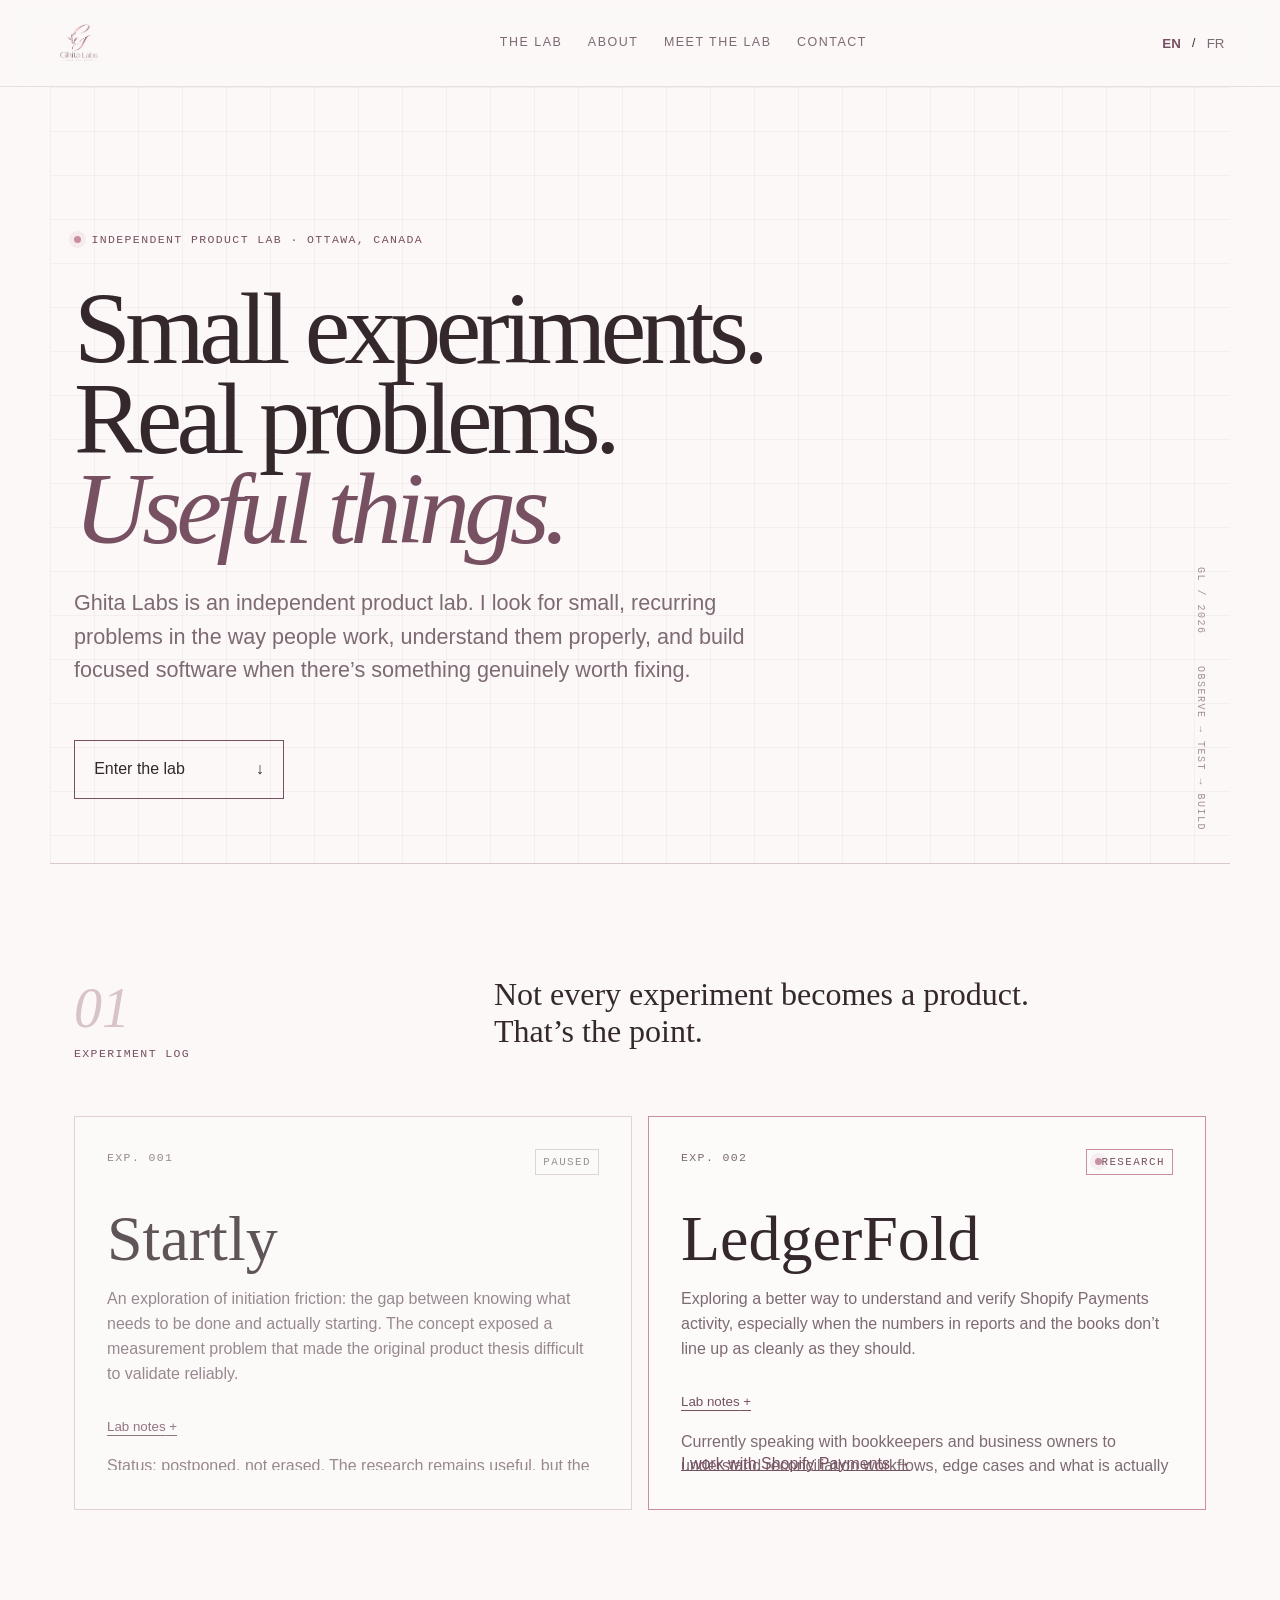
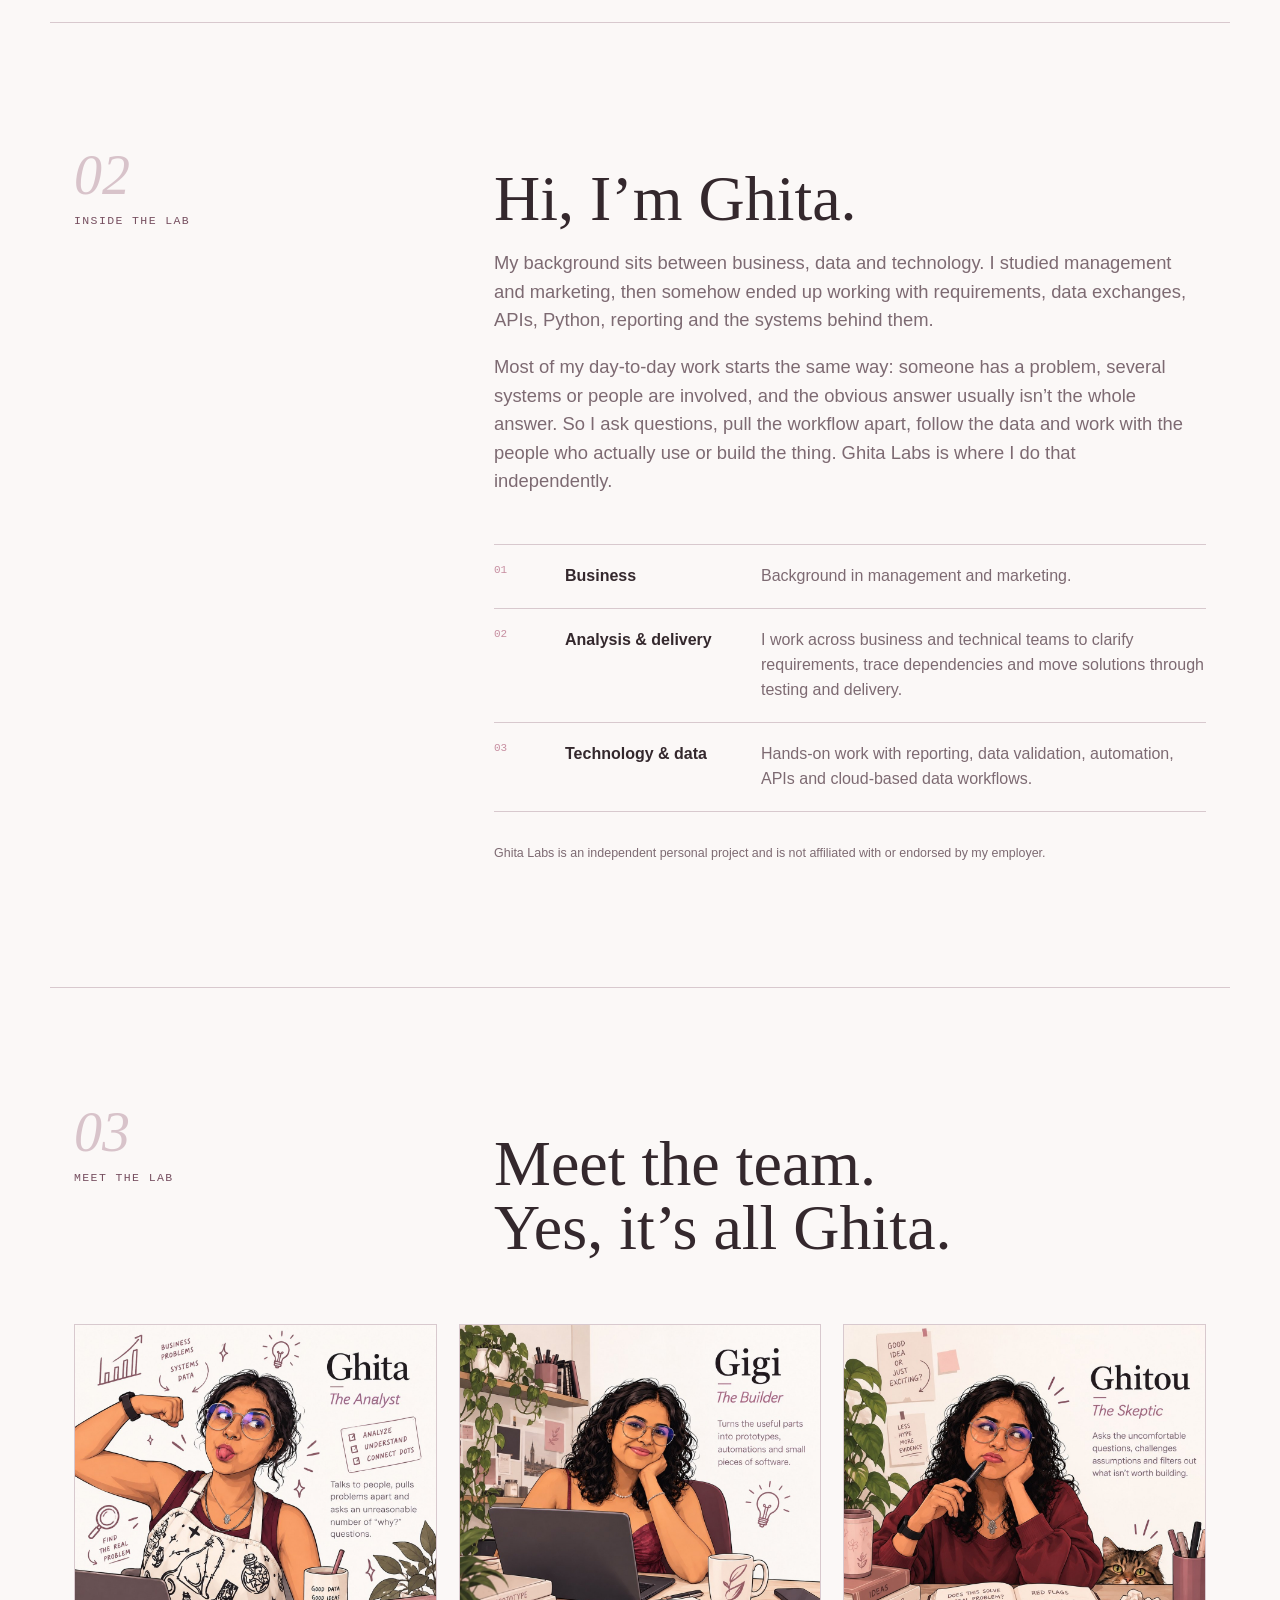
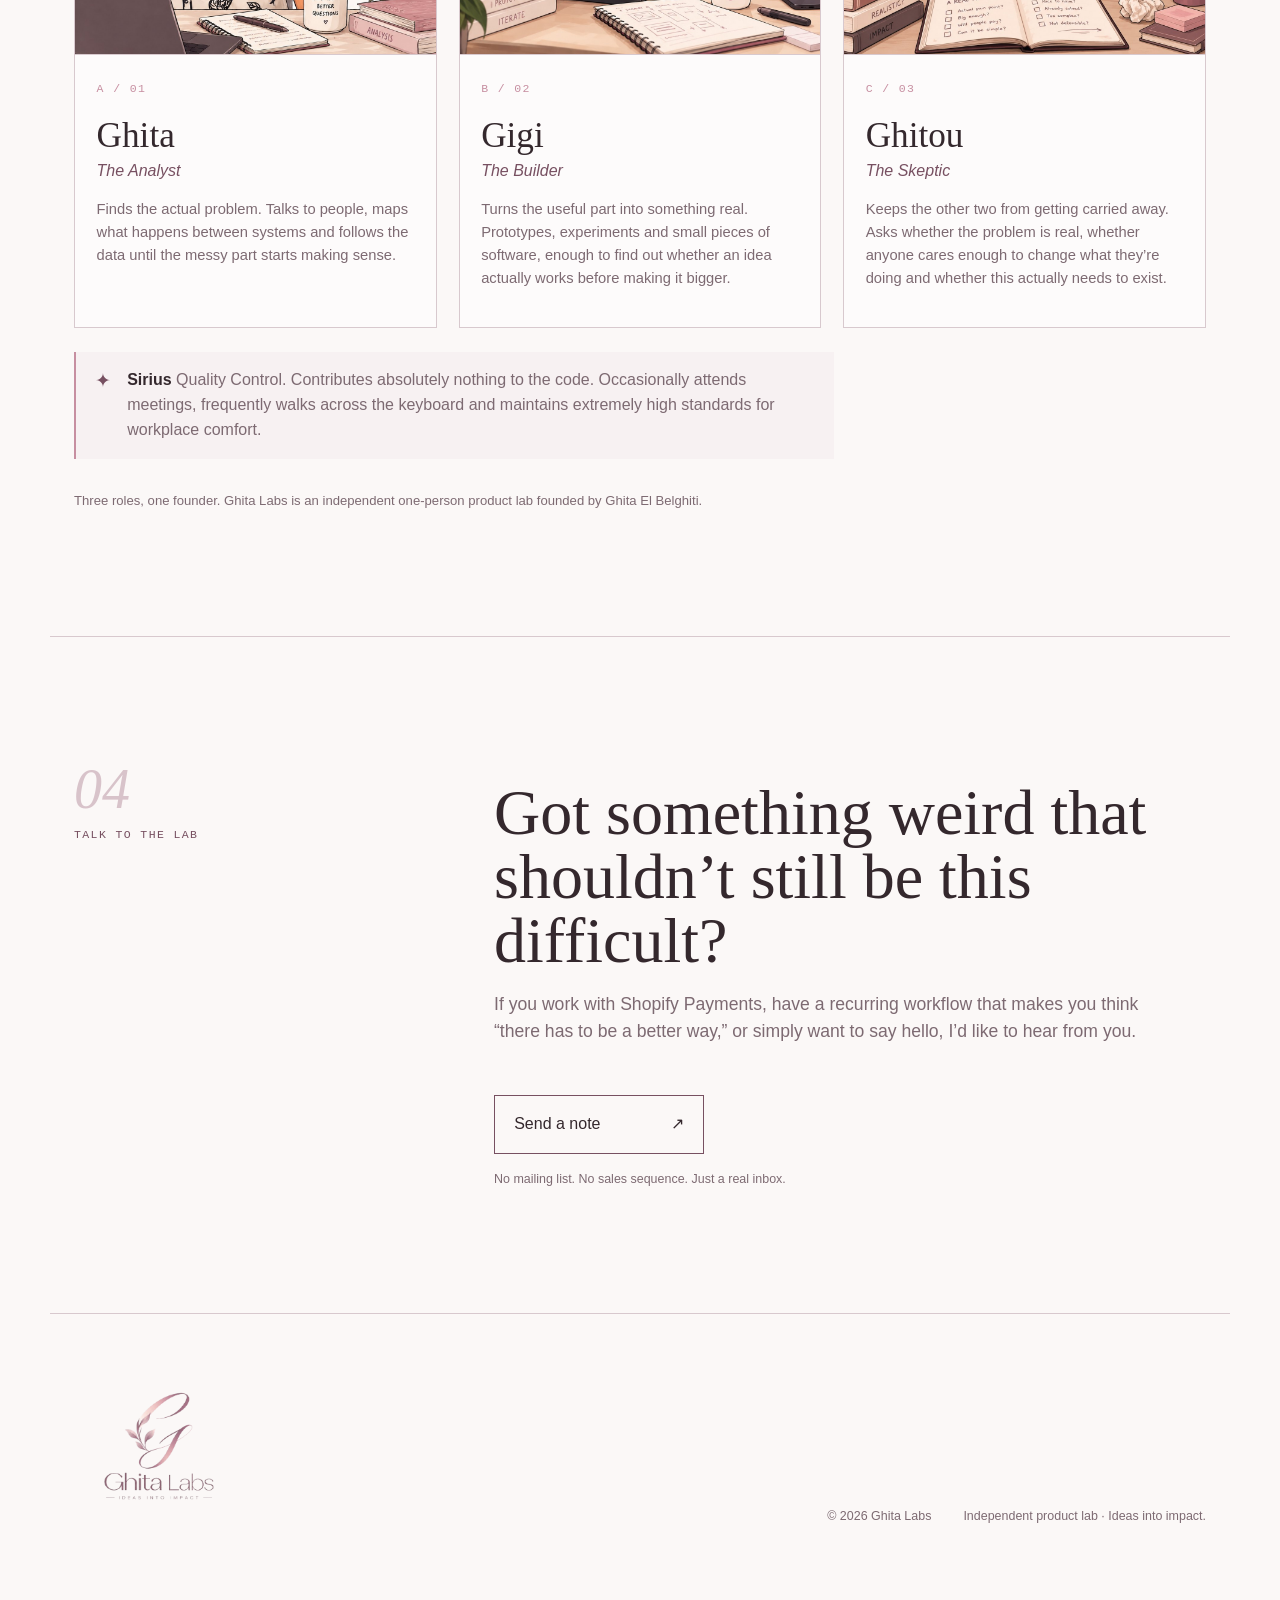
<file: index.html>
<!doctype html>
<html lang="en">
<head>
  <meta charset="utf-8">
  <meta name="viewport" content="width=device-width, initial-scale=1">
  <title>Ghita Labs | Independent Product Lab by Ghita El Belghiti</title>
  <meta name="description" content="Ghita Labs is an independent product lab by Ghita El Belghiti, exploring small software products built around real, recurring problems.">
  <meta name="author" content="Ghita El Belghiti">
  <meta name="robots" content="index, follow, max-image-preview:large">
  <meta name="theme-color" content="#fbf8f7">

  <link rel="canonical" href="https://ghitalabs.github.io/Ghita-labs/">
  <link rel="alternate" hreflang="en" href="https://ghitalabs.github.io/Ghita-labs/?lang=en">
  <link rel="alternate" hreflang="fr" href="https://ghitalabs.github.io/Ghita-labs/?lang=fr">
  <link rel="alternate" hreflang="x-default" href="https://ghitalabs.github.io/Ghita-labs/">

  <meta property="og:title" content="Ghita Labs | Independent Product Lab">
  <meta property="og:description" content="Small experiments. Real problems. Useful things. An independent product lab by Ghita El Belghiti.">
  <meta property="og:type" content="website">
  <meta property="og:url" content="https://ghitalabs.github.io/Ghita-labs/">
  <meta property="og:site_name" content="Ghita Labs">
  <meta property="og:locale" content="en_CA">
  <meta property="og:locale:alternate" content="fr_CA">
  <meta property="og:image" content="https://ghitalabs.github.io/Ghita-labs/og-image.png">
  <meta property="og:image:alt" content="Ghita Labs — Ideas into impact">

  <meta name="twitter:card" content="summary_large_image">
  <meta name="twitter:title" content="Ghita Labs | Independent Product Lab">
  <meta name="twitter:description" content="Small experiments. Real problems. Useful things. An independent product lab by Ghita El Belghiti.">
  <meta name="twitter:image" content="https://ghitalabs.github.io/Ghita-labs/og-image.png">

  <link rel="icon" type="image/png" href="favicon.png">
  <link rel="apple-touch-icon" href="apple-touch-icon.png">
  <link rel="stylesheet" href="styles.css">

  <script type="application/ld+json">
  {
    "@context": "https://schema.org",
    "@graph": [
      {
        "@type": "Organization",
        "@id": "https://ghitalabs.github.io/Ghita-labs/#organization",
        "name": "Ghita Labs",
        "url": "https://ghitalabs.github.io/Ghita-labs/",
        "logo": "https://ghitalabs.github.io/Ghita-labs/ghita-labs-logo.png",
        "description": "Independent product lab exploring small software products built around real, recurring problems.",
        "founder": { "@id": "https://ghitalabs.github.io/Ghita-labs/#ghita" }
      },
      {
        "@type": "Person",
        "@id": "https://ghitalabs.github.io/Ghita-labs/#ghita",
        "name": "Ghita El Belghiti",
        "url": "https://ghitalabs.github.io/Ghita-labs/#about",
        "jobTitle": "Founder, Ghita Labs",
        "knowsLanguage": ["French", "English"],
        "worksFor": { "@id": "https://ghitalabs.github.io/Ghita-labs/#organization" }
      },
      {
        "@type": "WebSite",
        "@id": "https://ghitalabs.github.io/Ghita-labs/#website",
        "url": "https://ghitalabs.github.io/Ghita-labs/",
        "name": "Ghita Labs",
        "publisher": { "@id": "https://ghitalabs.github.io/Ghita-labs/#organization" },
        "inLanguage": ["en-CA", "fr-CA"]
      }
    ]
  }
  </script>
</head>
<body>
  <a class="skip-link" href="#main">Skip to content</a>

  <header class="topbar">
    <a class="brand" href="#lab" aria-label="Ghita Labs home">
      <img src="ghita-labs-logo.png" alt="Ghita Labs">
    </a>
    <nav aria-label="Primary navigation">
      <a href="#lab" data-i18n="nav.lab">The Lab</a>
      <a href="#about" data-i18n="nav.about">About</a>
      <a href="#team" data-i18n="nav.team">Meet the Lab</a>
      <a href="#contact" data-i18n="nav.contact">Contact</a>
    </nav>
    <div class="lang" aria-label="Language">
      <button class="lang-btn active" data-lang="en" aria-pressed="true">EN</button>
      <span>/</span>
      <button class="lang-btn" data-lang="fr" aria-pressed="false">FR</button>
    </div>
  </header>

  <main id="main">
    <section class="hero lab-grid" id="lab">
      <div class="eyebrow"><span class="pulse"></span><span data-i18n="hero.eyebrow">INDEPENDENT PRODUCT LAB · OTTAWA, CANADA</span></div>
      <h1 data-i18n="hero.title">Small experiments.<br>Real problems.<br><em>Useful things.</em></h1>
      <p class="lede" data-i18n="hero.body">Ghita Labs is an independent product lab. I look for small, recurring problems in the way people work, understand them properly, and build focused software when there’s something genuinely worth fixing.</p>
      <a class="lab-button" href="#experiments"><span data-i18n="hero.cta">Enter the lab</span><span aria-hidden="true">↓</span></a>
      <div class="specimen-note" aria-hidden="true">
        <span>GL / 2026</span><span>OBSERVE → TEST → BUILD</span>
      </div>
    </section>

    <section class="section" id="experiments">
      <div class="section-head">
        <div><span class="index">01</span><p class="kicker" data-i18n="experiments.kicker">EXPERIMENT LOG</p></div>
        <p class="section-intro" data-i18n="experiments.intro">Not every experiment becomes a product. That’s the point.</p>
      </div>

      <div class="experiment-grid">
        <article class="experiment-card muted" tabindex="0">
          <div class="card-top"><span>EXP. 001</span><span class="status status-paused" data-i18n="exp1.status">PAUSED</span></div>
          <h2>Startly</h2>
          <p data-i18n="exp1.body">An exploration of initiation friction: the gap between knowing what needs to be done and actually starting. The concept exposed a measurement problem that made the original product thesis difficult to validate reliably.</p>
          <button class="text-button reveal-btn" aria-expanded="false"><span data-i18n="common.notes">Lab notes</span> +</button>
          <div class="reveal">
            <p data-i18n="exp1.note">Status: postponed, not erased. The research remains useful, but the original direction is not being actively built.</p>
          </div>
        </article>

        <article class="experiment-card active-exp" tabindex="0">
          <div class="card-top"><span>EXP. 002</span><span class="status status-research"><span class="pulse"></span><span data-i18n="exp2.status">RESEARCH</span></span></div>
          <h2>LedgerFold</h2>
          <p data-i18n="exp2.body">Exploring a better way to understand and verify Shopify Payments activity, especially when the numbers in reports and the books don’t line up as cleanly as they should.</p>
          <button class="text-button reveal-btn" aria-expanded="false"><span data-i18n="common.notes">Lab notes</span> +</button>
          <div class="reveal">
            <p data-i18n="exp2.note">Currently speaking with bookkeepers and business owners to understand reconciliation workflows, edge cases and what is actually worth automating.</p>
            <a href="#contact" data-i18n="exp2.link">I work with Shopify Payments →</a>
          </div>
        </article>
      </div>
    </section>

    <section class="section split" id="about">
      <div class="section-label"><span class="index">02</span><p class="kicker" data-i18n="about.kicker">INSIDE THE LAB</p></div>
      <div class="about-copy">
        <h2 data-i18n="about.title">Hi, I’m Ghita.</h2>
        <p data-i18n="about.p1">My background sits between business, data and technology. I studied management and marketing, then somehow ended up working with requirements, data exchanges, APIs, Python, reporting and the systems behind them.</p>
        <p data-i18n="about.p2">Most of my day-to-day work starts the same way: someone has a problem, several systems or people are involved, and the obvious answer usually isn’t the whole answer. So I ask questions, pull the workflow apart, follow the data and work with the people who actually use or build the thing. Ghita Labs is where I do that independently.</p>

        <div class="credentials">
          <div><span>01</span><strong data-i18n="about.business">Business</strong><p data-i18n="about.businessText">Background in management and marketing.</p></div>
          <div><span>02</span><strong data-i18n="about.systems">Analysis & delivery</strong><p data-i18n="about.systemsText">I work across business and technical teams to clarify requirements, trace dependencies and move solutions through testing and delivery.</p></div>
          <div><span>03</span><strong data-i18n="about.tech">Technology & data</strong><p data-i18n="about.techText">Hands-on work with reporting, data validation, automation, APIs and cloud-based data workflows.</p></div>
        </div>

                <p class="fineprint" data-i18n="about.independent">Ghita Labs is an independent personal project and is not affiliated with or endorsed by my employer.</p>
      </div>
    </section>

    <section class="section" id="team">
      <div class="section-head">
        <div><span class="index">03</span><p class="kicker" data-i18n="team.kicker">MEET THE LAB</p></div>
        <div><h2 data-i18n="team.title">Meet the team.<br>Yes, it’s all Ghita.</h2></div>
      </div>

      <div class="team-grid visual-team">
        <article class="persona visual-persona" tabindex="0">
          <img src="team-ghita-analyst.jpeg" alt="Illustrated Ghita as The Analyst, surrounded by notes about business problems, systems and data." loading="lazy">
          <div class="persona-caption"><span class="persona-id">A / 01</span><h3>Ghita</h3><em data-i18n="team.analyst">The Analyst</em><p data-i18n="team.analystText">Finds the actual problem. Talks to people, maps what happens between systems and follows the data until the messy part starts making sense.</p></div>
        </article>
        <article class="persona visual-persona" tabindex="0">
          <img src="team-gigi-builder.jpeg" alt="Illustrated Gigi as The Builder at a desk with prototype sketches." loading="lazy">
          <div class="persona-caption"><span class="persona-id">B / 02</span><h3>Gigi</h3><em data-i18n="team.builder">The Builder</em><p data-i18n="team.builderText">Turns the useful part into something real. Prototypes, experiments and small pieces of software, enough to find out whether an idea actually works before making it bigger.</p></div>
        </article>
        <article class="persona visual-persona" tabindex="0">
          <img src="team-ghitou-skeptic.jpeg" alt="Illustrated Ghitou as The Skeptic reviewing ideas, with Sirius the cat peeking over the desk." loading="lazy">
          <div class="persona-caption"><span class="persona-id">C / 03</span><h3>Ghitou</h3><em data-i18n="team.skeptic">The Skeptic</em><p data-i18n="team.skepticText">Keeps the other two from getting carried away. Asks whether the problem is real, whether anyone cares enough to change what they’re doing and whether this actually needs to exist.</p></div>
        </article>
      </div>
      <aside class="sirius-note" aria-label="Sirius, unofficial lab supervisor">
        <span class="sirius-mark">✦</span>
        <p><strong>Sirius</strong> <span data-i18n="team.siriusRole">Quality Control.</span> <span data-i18n="team.siriusText">Contributes absolutely nothing to the code. Occasionally attends meetings, frequently walks across the keyboard and maintains extremely high standards for workplace comfort.</span></p>
      </aside>
      <p class="transparency" data-i18n="team.transparency">Three roles, one founder. Ghita Labs is an independent one-person product lab founded by Ghita El Belghiti.</p>
    </section>

    <section class="section contact-section" id="contact">
      <div class="section-label"><span class="index">04</span><p class="kicker" data-i18n="contact.kicker">TALK TO THE LAB</p></div>
      <div class="contact-copy">
        <h2 data-i18n="contact.title">Got something weird that shouldn’t still be this difficult?</h2>
        <p data-i18n="contact.body">If you work with Shopify Payments, have a recurring workflow that makes you think “there has to be a better way,” or simply want to say hello, I’d like to hear from you.</p>
        <a class="lab-button" id="emailLink" href="mailto:ghitalabs@gmail.com?subject=Ghita%20Labs"><span data-i18n="contact.cta">Send a note</span><span aria-hidden="true">↗</span></a>
        <p class="contact-note" data-i18n="contact.note">No mailing list. No sales sequence. Just a real inbox.</p>
      </div>
    </section>
  </main>

  <footer>
    <div><img src="ghita-labs-logo.png" alt="" aria-hidden="true"></div>
    <p>© <span id="year"></span> Ghita Labs</p>
    <p data-i18n="footer.line">Independent product lab · Ideas into impact.</p>
  </footer>

  <script src="script.js"></script>
</body>
</html>
</file>
<file: styles.css>
:root{
  --paper:#fbf8f7;--ink:#34282d;--muted:#7d6a72;--line:#d8c9ce;
  --rose:#c78fa1;--plum:#775061;--soft:#f3e9ec;--green:#65786a;
  --max:1180px;
}
*{box-sizing:border-box}
html{scroll-behavior:smooth}
body{margin:0;background:var(--paper);color:var(--ink);font-family:Inter,ui-sans-serif,-apple-system,BlinkMacSystemFont,"Segoe UI",sans-serif;line-height:1.55}
a{color:inherit}
.skip-link{position:absolute;left:-9999px}.skip-link:focus{left:1rem;top:1rem;background:white;padding:.75rem;z-index:99}
.topbar{position:sticky;top:0;z-index:20;display:grid;grid-template-columns:160px 1fr auto;align-items:center;gap:2rem;padding:14px max(24px,calc((100vw - var(--max))/2));border-bottom:1px solid rgba(119,80,97,.15);background:rgba(251,248,247,.88);backdrop-filter:blur(14px)}
.brand img{display:block;width:138px;height:46px;object-fit:contain;object-position:left center}
nav{display:flex;justify-content:center;gap:1.6rem}nav a{text-decoration:none;font-size:.78rem;text-transform:uppercase;letter-spacing:.12em;color:var(--muted)}nav a:hover{color:var(--plum)}
.lang{display:flex;gap:.35rem;align-items:center;font-size:.76rem}.lang-btn{border:0;background:none;padding:.35rem;cursor:pointer;color:var(--muted)}.lang-btn.active{color:var(--plum);font-weight:700}
.hero,.section,footer{max-width:var(--max);margin:auto}
.hero{min-height:84vh;padding:9rem 1.5rem 4rem;position:relative}
.lab-grid{background-image:linear-gradient(rgba(119,80,97,.05) 1px,transparent 1px),linear-gradient(90deg,rgba(119,80,97,.05) 1px,transparent 1px);background-size:44px 44px}
.eyebrow,.kicker,.card-top,.persona-id{font-family:ui-monospace,SFMono-Regular,Menlo,monospace;letter-spacing:.12em;font-size:.72rem}
.eyebrow{display:flex;align-items:center;gap:.65rem;color:var(--plum)}
.pulse{display:inline-block;width:7px;height:7px;border-radius:50%;background:var(--rose);box-shadow:0 0 0 5px rgba(199,143,161,.12)}
h1{font-family:Georgia,"Times New Roman",serif;font-size:clamp(3.6rem,8vw,7.7rem);line-height:.88;letter-spacing:-.055em;margin:2.2rem 0 2rem;max-width:960px;font-weight:400}
h1 em{color:var(--plum);font-weight:400}
.lede{font-size:clamp(1.05rem,2vw,1.35rem);max-width:690px;color:var(--muted)}
.lab-button{display:inline-flex;align-items:center;justify-content:space-between;gap:2rem;margin-top:2rem;padding:1rem 1.2rem;border:1px solid var(--plum);text-decoration:none;min-width:210px;transition:.2s}.lab-button:hover{background:var(--plum);color:white;transform:translateY(-2px)}
.specimen-note{position:absolute;right:1.5rem;bottom:2rem;display:flex;gap:2rem;writing-mode:vertical-rl;font:10px ui-monospace,monospace;letter-spacing:.15em;color:#a38f96}
.section{padding:7rem 1.5rem;border-top:1px solid var(--line)}
.section-head,.split{display:grid;grid-template-columns:1fr 2fr;gap:4rem}.section-head{margin-bottom:3rem}.index{font:italic 3.5rem Georgia,serif;color:#d8c3ca}.kicker{margin:.3rem 0;color:var(--plum)}.section-intro{font:2rem Georgia,serif;margin:0;max-width:550px}
.experiment-grid{display:grid;grid-template-columns:1fr 1fr;gap:1rem}
.experiment-card{border:1px solid var(--line);padding:2rem;min-height:330px;background:rgba(255,255,255,.36);transition:.25s;position:relative}.experiment-card:hover,.experiment-card:focus-within{transform:translateY(-4px);box-shadow:0 18px 40px rgba(52,40,45,.07)}.experiment-card.active-exp{border-color:var(--rose)}.experiment-card.muted{opacity:.78}
.card-top{display:flex;justify-content:space-between;color:var(--muted)}.status{font-size:.68rem;padding:.25rem .45rem;border:1px solid var(--line)}.status-research{color:var(--plum);border-color:var(--rose)}.status-paused{color:#777}
.experiment-card h2,.about-copy h2,.contact-copy h2,.section-head h2{font:400 clamp(2.4rem,5vw,4.6rem) Georgia,serif;line-height:1;margin:2rem 0 1rem}.experiment-card p{max-width:520px;color:var(--muted)}
.text-button{border:0;background:none;padding:0;margin-top:1rem;color:var(--plum);text-decoration:underline;text-underline-offset:4px;cursor:pointer}.reveal{display:grid;grid-template-rows:0fr;overflow:hidden;transition:grid-template-rows .25s}.reveal>*{min-height:0}.experiment-card.open .reveal{grid-template-rows:1fr}.reveal a{display:inline-block;margin-top:.4rem;color:var(--plum)}
.section-label{padding-top:.5rem}.about-copy>p{font-size:1.15rem;max-width:700px;color:var(--muted)}
.credentials{margin-top:3rem;border-top:1px solid var(--line)}.credentials>div{display:grid;grid-template-columns:55px 180px 1fr;gap:1rem;padding:1.2rem 0;border-bottom:1px solid var(--line);align-items:start}.credentials span{font:11px ui-monospace,monospace;color:var(--rose)}.credentials p{margin:0;color:var(--muted)}
.equipment{margin-top:2rem;border:1px dashed var(--rose);padding:1rem}.equipment summary{cursor:pointer;color:var(--plum)}.equipment p{font-family:ui-monospace,monospace;font-size:.82rem;color:var(--muted)}
.fineprint{font-size:.78rem!important;margin-top:2rem}
.team-grid{display:grid;grid-template-columns:repeat(4,1fr);gap:1rem}.persona{padding:1.6rem;border-top:1px solid var(--plum);min-height:280px;transition:.2s}.persona:hover,.persona:focus{background:var(--soft);transform:rotate(-.4deg)}.persona:nth-child(even):hover{transform:rotate(.4deg)}.persona-id{color:var(--rose)}.persona h3{font:2.2rem Georgia,serif;margin:2rem 0 .2rem}.persona em{color:var(--plum)}.persona p{color:var(--muted);font-size:.92rem}.transparency{margin-top:2rem;font-size:.82rem;color:var(--muted)}
.contact-section{display:grid;grid-template-columns:1fr 2fr;gap:4rem}.contact-copy h2{max-width:780px}.contact-copy>p{max-width:680px;color:var(--muted);font-size:1.1rem}.contact-note{font-size:.78rem!important;margin-top:1rem}
footer{padding:3rem 1.5rem 5rem;border-top:1px solid var(--line);display:grid;grid-template-columns:1fr auto auto;gap:2rem;align-items:end;color:var(--muted);font-size:.78rem}footer img{width:150px}
@media(max-width:820px){
 .topbar{grid-template-columns:1fr auto;padding:10px 18px}.brand img{width:112px}nav{display:none}
 .hero{padding-top:6rem;min-height:78vh}.section{padding:5rem 1.2rem}
 .section-head,.split,.contact-section{grid-template-columns:1fr;gap:1.4rem}
 .experiment-grid{grid-template-columns:1fr}.team-grid{grid-template-columns:1fr 1fr}
 .credentials>div{grid-template-columns:35px 1fr}.credentials p{grid-column:2}
 footer{grid-template-columns:1fr;gap:.6rem}.specimen-note{display:none}
}
@media(max-width:520px){.team-grid{grid-template-columns:1fr}h1{font-size:3.8rem}.experiment-card{min-height:0}}
@media(prefers-reduced-motion:reduce){*{scroll-behavior:auto!important;transition:none!important}}

/* V2: visual team */
.visual-team{grid-template-columns:repeat(3,1fr);gap:1.35rem}
.visual-persona{padding:0;border:1px solid var(--line);background:rgba(255,255,255,.4);overflow:hidden;min-height:0}
.visual-persona:hover,.visual-persona:focus{background:var(--soft);transform:translateY(-4px) rotate(-.2deg);box-shadow:0 18px 40px rgba(52,40,45,.07)}
.visual-persona:nth-child(even):hover{transform:translateY(-4px) rotate(.2deg)}
.visual-persona img{display:block;width:100%;aspect-ratio:1.094/1;object-fit:cover;border-bottom:1px solid var(--line)}
.persona-caption{padding:1.25rem 1.35rem 1.45rem}
.persona-caption h3{margin:1rem 0 .15rem}
.sirius-note{margin-top:1.5rem;display:flex;gap:1rem;align-items:flex-start;max-width:760px;padding:1rem 1.2rem;border-left:2px solid var(--rose);background:rgba(243,233,236,.48);color:var(--muted)}
.sirius-note p{margin:0}.sirius-note strong{color:var(--ink)}.sirius-mark{color:var(--plum);font-size:1.2rem;line-height:1.4}
.topbar .brand img{height:58px;width:150px;object-fit:contain;filter:none}
footer img{width:170px;height:auto;object-fit:contain}
@media(max-width:900px){.visual-team{grid-template-columns:1fr}.visual-persona{display:grid;grid-template-columns:minmax(0,1.15fr) minmax(220px,.85fr)}.visual-persona img{height:100%;aspect-ratio:auto;border-bottom:0;border-right:1px solid var(--line)}}
@media(max-width:620px){.visual-persona{display:block}.visual-persona img{height:auto;aspect-ratio:1.094/1;border-right:0;border-bottom:1px solid var(--line)}.topbar .brand img{width:118px;height:54px}}
</file>
